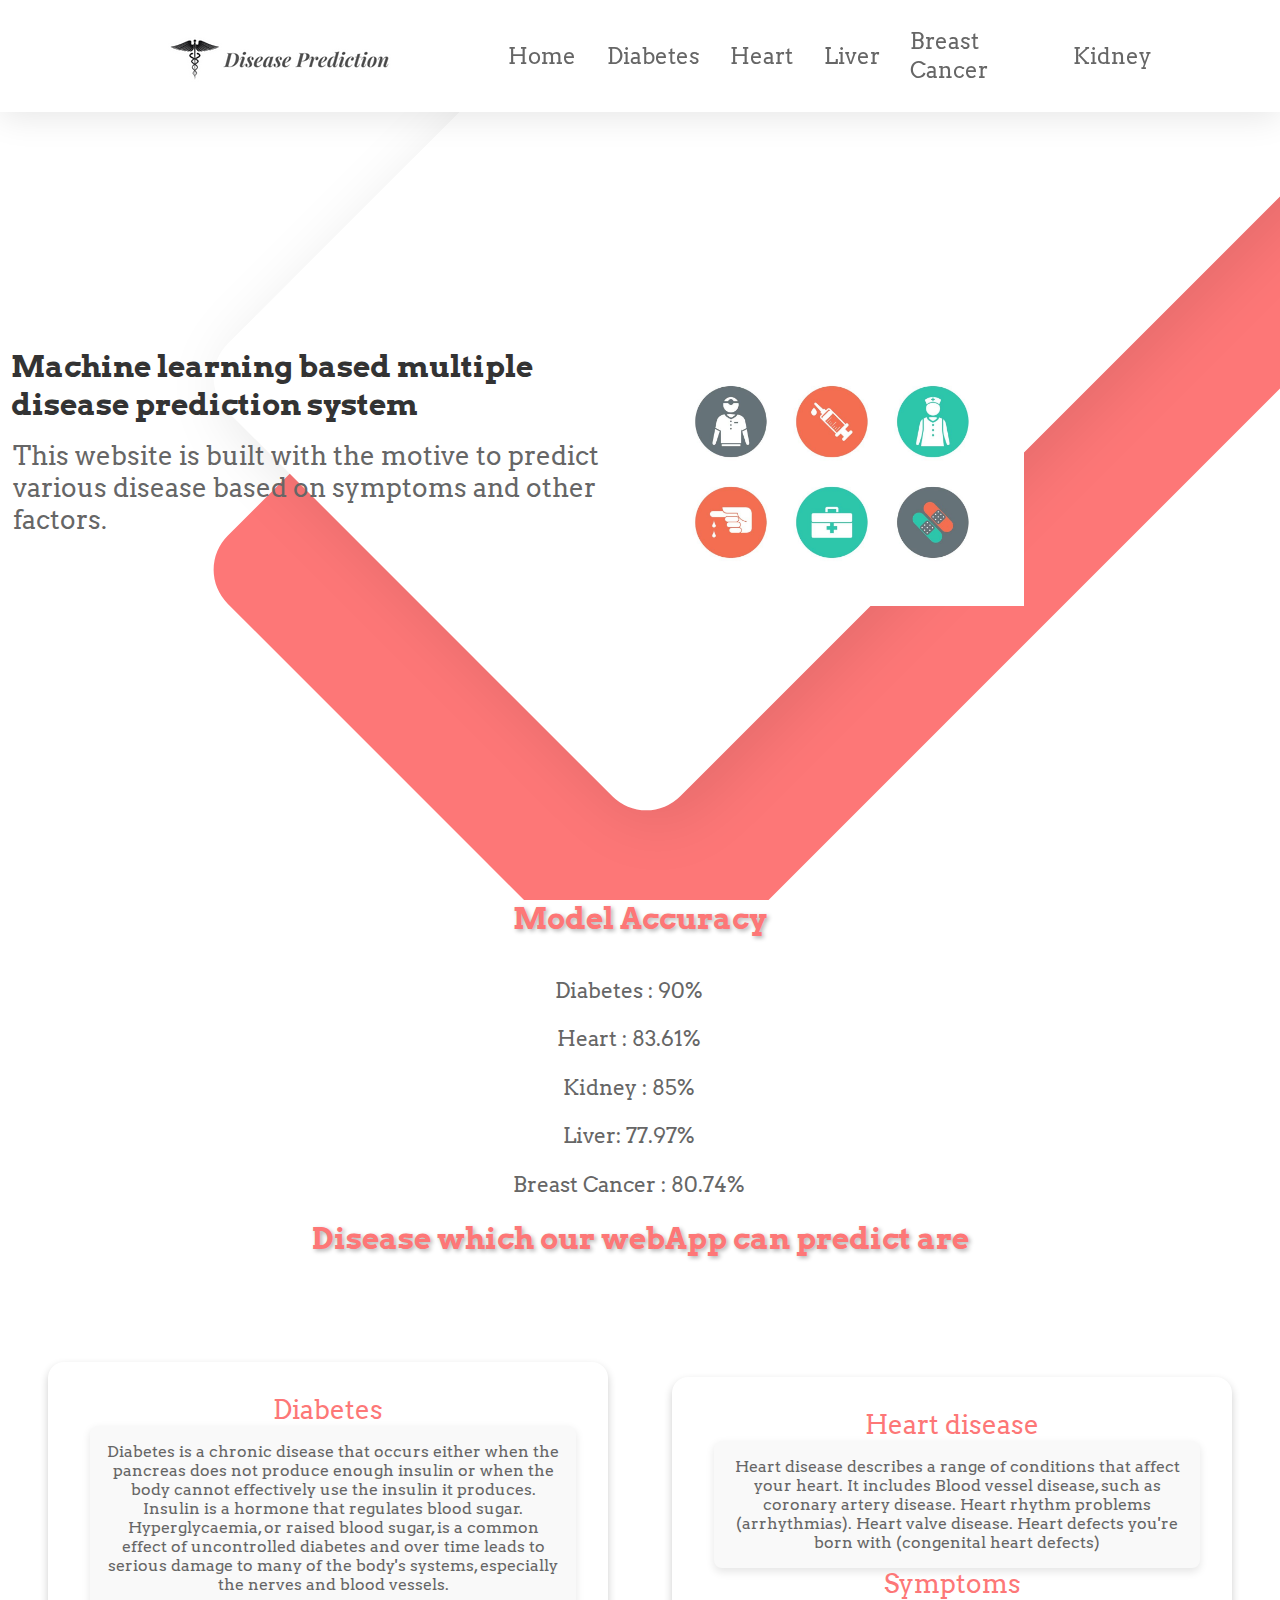
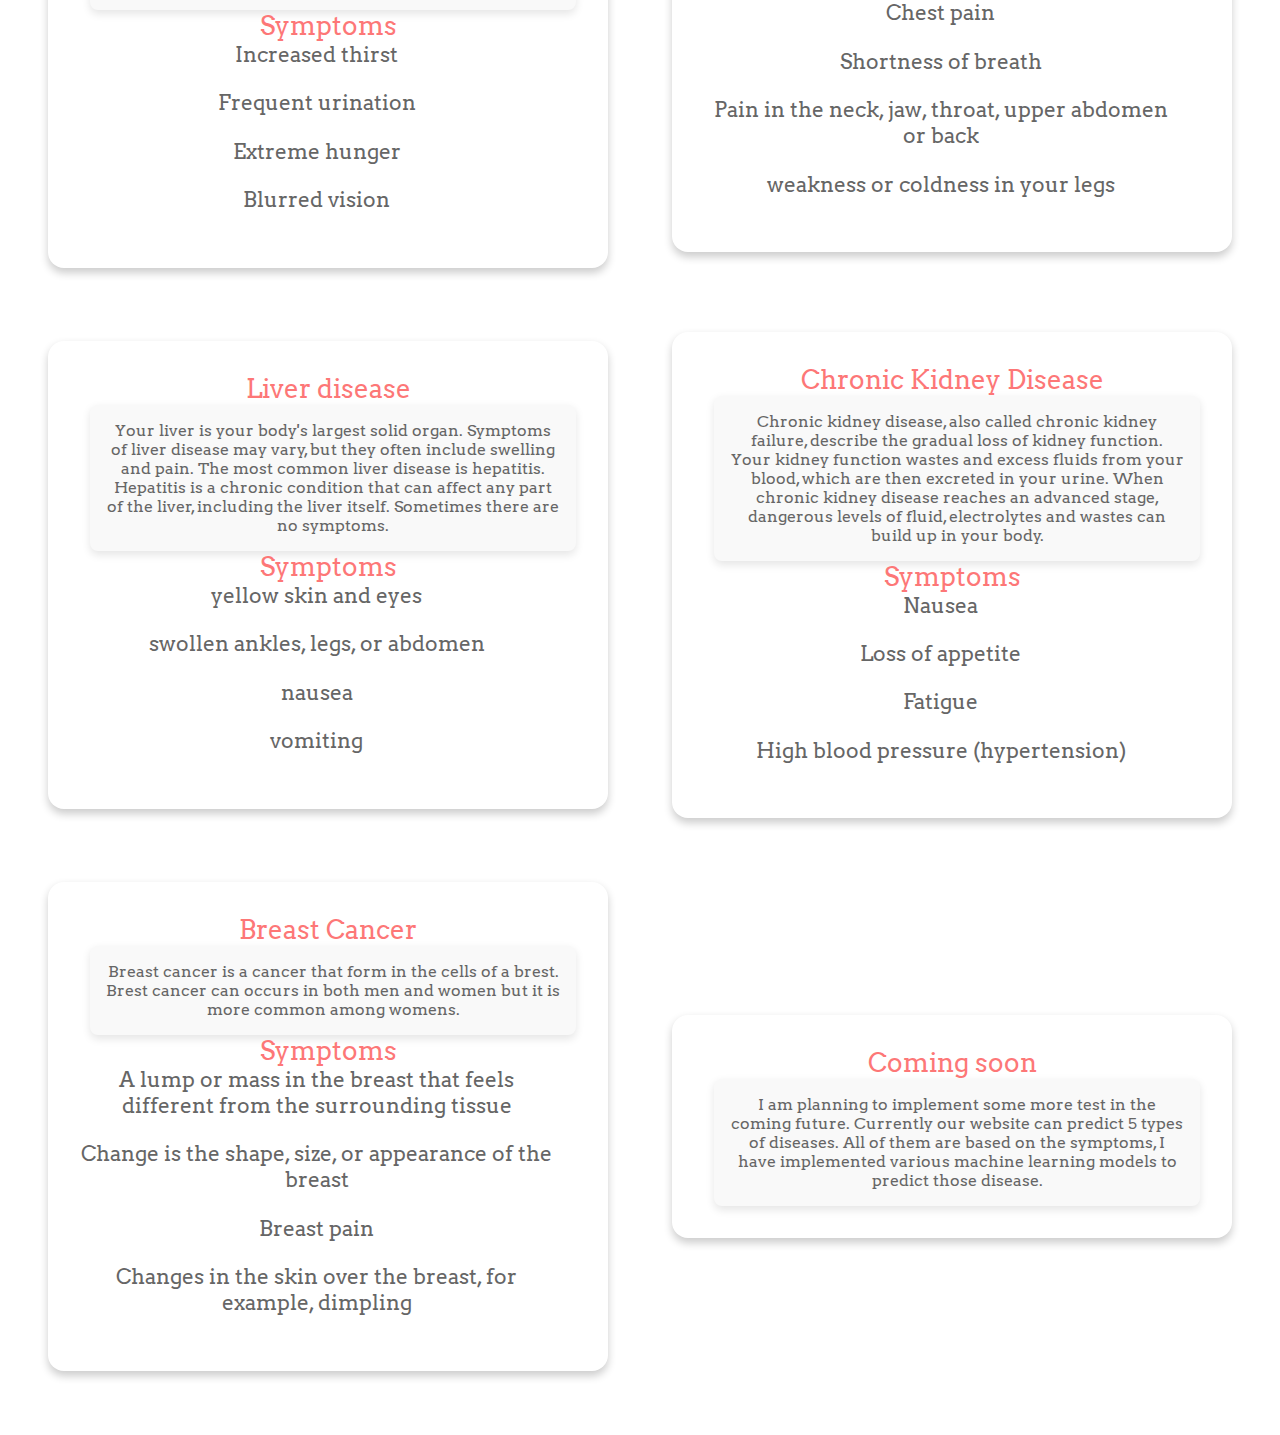
<file: index.html>
<!DOCTYPE html>
<html lang="en">

<head>
    <meta charset="UTF-8">
    <meta http-equiv="X-UA-Compatible" content="IE=edge">
    <meta name="viewport" content="width=device-width, initial-scale=1.0">
    <title>Multiple Disease Prediction</title>
    <!-- Jquery CDN -->
    <script src="https://code.jquery.com/jquery-2.2.4.js"
     integrity="sha256-iT6Q9iMJYuQiMWNd9lDyBUStIq/8PuOW33aOqmvFpqI=" crossorigin="anonymous"></script>
     
     <!-- Font Awesome Link -->
     <link rel="stylesheet" href="https://cdnjs.cloudflare.com/ajax/libs/font-awesome/5.15.2/css/all.min.css">
    <link rel="stylesheet" href="https://maxcdn.bootstrapcdn.com/font-awesome/4.5.0/css/font-awesome.min.css">
    <!-- css -->
    <link rel="stylesheet" href="style.css">
    <!-- logo -->
    <link rel="icon" href="logo.png">


</head>

<body>
    <!-- === Header start === -->
    <header>
        <a href="index" class="logo"><img src="logo.png" alt="Logo" title="Logo"></a>
        <div id="menu-bar" class="fas fa-hamburger"></div>
        <nav class="navbar">
            <ul>
                <li><a href="index.html">Home</a></li>
                <li><a href="diabetes.html">Diabetes</a></li>
                <li><a href="heart.html">Heart</a></li>
                <li><a href="liver.html">Liver</a></li>
                <li><a href="cancer.html">Breast Cancer</a></li>
                <li><a href="kidney.html">Kidney</a></li>
            </ul>
        </nav>
    </header>
    <!-- === Header End === -->

    <!-- === Home Start -->
    <section class="home" id="home">
        <div class="content">
            <h3>Machine learning based multiple disease prediction system</h3>
            <p>This website is built with the motive to predict various
                disease based on symptoms and other factors.
            </p>
        </div>
        <div class="image"><img src="home-image.jpeg" alt=""></div>
    </section>
    <section class="about">
        <div class="content_about">
            <h3>Model Accuracy</h3>
            <ul>
                <li>Diabetes : 90%</li>
                <li>Heart : 83.61%</li>
                <li>Kidney : 85%</li>
                <li>Liver: 77.97%</li>
                <li>Breast Cancer : 80.74%</li>
              
            </ul>
            <h3>Disease which our webApp can predict are</h3>
            <div class="box-container">
            <div class="box">
                <span class="symptoms">Diabetes</span>
                <p class="description"> Diabetes is a chronic disease that occurs either when the pancreas does not
                    produce enough insulin or when the body cannot effectively use the insulin it produces. Insulin is a
                    hormone that regulates blood sugar. Hyperglycaemia, or raised blood sugar, is a common effect of
                    uncontrolled diabetes and over time leads to
                    serious damage to many of the body's systems, especially the nerves and blood vessels.</p>
                <span class="symptoms">Symptoms</span>
                <ul class="list-symptons">
                    <li>Increased thirst</li>
                    <li>Frequent urination</li>
                    <li>Extreme hunger</li>
                    <li>Blurred vision</li>
                </ul>
            </div> 

            <div class="box">
                <span class="symptoms">Heart disease</span>
                <p class="description">Heart disease describes a range of conditions that affect your heart. It includes Blood vessel disease, such as coronary artery disease.
                    Heart rhythm problems (arrhythmias). Heart valve disease. Heart defects you're born with (congenital heart defects)</p>
                <span class="symptoms">Symptoms</span>
                <ul class="list-symptoms">
                    <li>Chest pain</li>
                    <li>Shortness of breath</li>
                    <li>Pain in the neck, jaw, throat, upper abdomen or back</li>
                    <li>weakness or coldness in your legs</li>
                </ul>
            </div>

            <div class="box">
                <span class="symptoms">Liver disease</span>
                <p class="description"> Your liver is your body's largest solid organ. Symptoms of liver disease may vary, but they often include
                    swelling and pain. The most common liver disease is hepatitis. Hepatitis is a chronic condition that can
                     affect any part of the liver, including the liver itself. Sometimes there are no symptoms.
                </p>
                <span class="symptoms">Symptoms</span>
                <ul class="list-symptons">
                    <li>yellow skin and eyes</li>
                    <li>swollen ankles, legs, or abdomen</li>
                    <li>nausea</li>
                    <li>vomiting</li>
                </ul>
            </div>

            <div class="box">
                <span class="symptoms">Chronic Kidney Disease</span>
                <p class="description">Chronic kidney disease, also called chronic kidney failure, describe the gradual loss of kidney function. 
                    Your kidney function wastes and excess fluids from your blood, which are then excreted in your urine. When chronic kidney disease reaches an 
                    advanced stage, dangerous levels of fluid, electrolytes and wastes can build up in your body.
                </p>
                <span class="symptoms">Symptoms</span>
                <ul class="list-symptons">
                    <li>Nausea</li>
                    <li>Loss of appetite</li>
                    <li>Fatigue</li>
                    <li>High blood pressure (hypertension)</li>
                </ul>
            </div>

            <div class="box">
                <span class="symptoms">Breast Cancer</span>
                <p class="description"> Breast cancer is a cancer that form in the cells of a brest. Brest cancer 
                    can occurs in both men and women but it is more common among womens. </p>
                <span class="symptoms">Symptoms</span>
                <ul class="list-symptons">
                    <li>A lump or mass in the breast that feels different from the surrounding tissue</li>
                    <li>Change is the shape, size, or appearance of the breast</li>
                    <li>Breast pain</li>
                    <li>Changes in the skin over the breast, for example, dimpling</li>
                </ul>
            </div>

            <div class="box">
                <span class="symptoms">Coming soon</span>
                <p class="description">I am planning to implement some more test in the coming future. Currently our website can 
                    predict 5 types of diseases. All of them are based on the symptoms, I have implemented various machine learning models to predict those disease. 
                </p>
            </div>

        </div>
        </div>
    </section>

    
<!-- Jquery Link -->
<script src="main.js"></script>

</body>

</html>
</file>
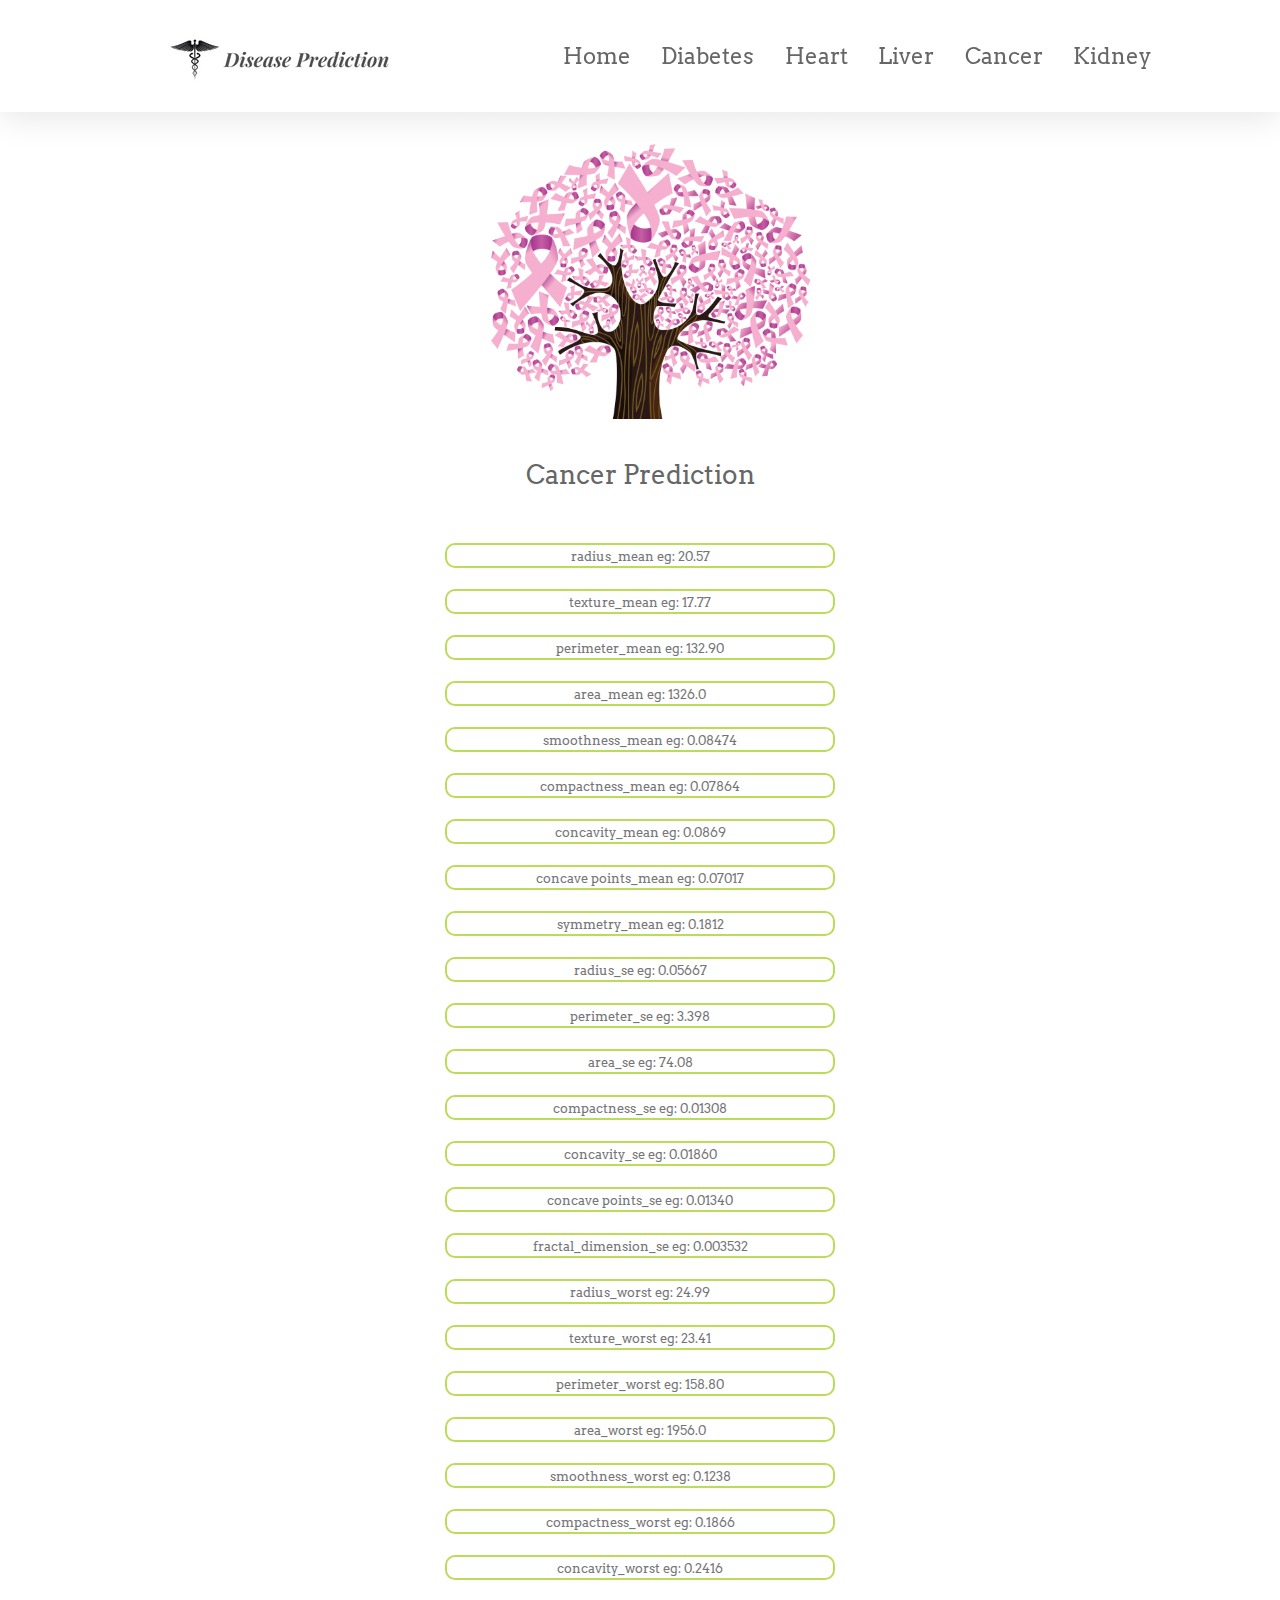
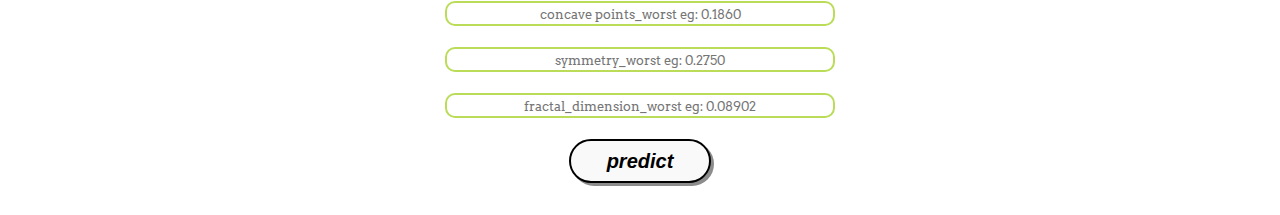
<file: cancer.html>
<!DOCTYPE html>
<html lang="en">
<head>
    <meta charset="UTF-8">
    <meta http-equiv="X-UA-Compatible" content="IE=edge">
    <meta name="viewport" content="width=device-width, initial-scale=1.0">
    <title>cancer prediction</title>
    <!-- Jquery CDN -->
    <script src="https://code.jquery.com/jquery-2.2.4.js"
     integrity="sha256-iT6Q9iMJYuQiMWNd9lDyBUStIq/8PuOW33aOqmvFpqI=" crossorigin="anonymous"></script>
     
     <!-- Font Awesome Link -->
     <link rel="stylesheet" href="https://cdnjs.cloudflare.com/ajax/libs/font-awesome/5.15.2/css/all.min.css">
    <link rel="stylesheet" href="https://maxcdn.bootstrapcdn.com/font-awesome/4.5.0/css/font-awesome.min.css">
    <!-- Link css -->
    <link rel="stylesheet" href="style.css">
    <!-- logo -->
    <link rel="icon" href="cancer.png">
</head>
<body>
     <!-- === Header start === -->
     <header>
        <a href="index.html" class="logo"><img src="logo.png" alt="Logo" title="Logo"></a>
        <div id="menu-bar" class="fas fa-hamburger"></div>
        <nav class="navbar">
            <ul>
                <li><a href="index.html">Home</a></li>
                <li><a href="diabetes.html">Diabetes</a></li>
                <li><a href="heart.html">Heart</a></li>
                <li><a href="liver.html">Liver</a></li>
                <li><a href="cancer.html">Cancer</a></li>
                <li><a href="kidney.html">Kidney</a></li>

            </ul>
        </nav>
    </header>
    <!-- === Header End === -->
    <!-- ==== Home Image ==== -->
   <img class="image2" src="cancer.png" alt="diabetes">
   <span class="title">Cancer Prediction</span>

   <div class="card">
    <form action="predict.html" method="POST">
        <input class="form-input" type="text" name="radius_mean" placeholder="radius_mean eg: 20.57" required><br>
        <input class="form-input" type="text" name="texture_mean" placeholder="texture_mean eg: 17.77" required><br>
        <input class="form-input" type="text" name="perimeter_mean" placeholder="perimeter_mean eg: 132.90" required><br>
        <input class="form-input" type="text" name="area_mean" placeholder="area_mean eg: 1326.0" required><br>
        <input class="form-input" type="text" name="smoothness_mean" placeholder="smoothness_mean eg: 0.08474" required><br>
        <input class="form-input" type="text" name="compactness_mean" placeholder="compactness_mean eg: 0.07864" required><br>
        <input class="form-input" type="text" name="concavity_mean" placeholder="concavity_mean eg: 0.0869" required><br>
        <input class="form-input" type="text" name="concave points_mean" placeholder="concave points_mean eg: 0.07017" required><br>
        <input class="form-input" type="text" name="symmetry_mean" placeholder="symmetry_mean eg: 0.1812" required><br>
        <input class="form-input" type="text" name="radius_se" placeholder="radius_se eg: 0.05667" required><br>
        <input class="form-input" type="text" name="perimeter_se" placeholder="perimeter_se eg: 3.398" required><br>
        <input class="form-input" type="text" name="area_se" placeholder="area_se eg: 74.08" required><br>
        <input class="form-input" type="text" name="compactness_se" placeholder="compactness_se eg: 0.01308" required><br>
        <input class="form-input" type="text" name="concavity_se" placeholder="concavity_se eg: 0.01860" required><br>
        <input class="form-input" type="text" name="concave points_se" placeholder="concave points_se eg: 0.01340" required><br>
        <input class="form-input" type="text" name="fractal_dimension_se" placeholder="fractal_dimension_se eg: 0.003532" required><br>
        <input class="form-input" type="text" name="radius_worst" placeholder="radius_worst eg: 24.99" required><br>
        <input class="form-input" type="text" name="texture_worst" placeholder="texture_worst eg: 23.41" required><br>
        <input class="form-input" type="text" name="perimeter_worst" placeholder="perimeter_worst eg: 158.80" required><br>
        <input class="form-input" type="text" name="area_worst" placeholder="area_worst eg: 1956.0" required><br>
        <input class="form-input" type="text" name="smoothness_worst" placeholder="smoothness_worst eg: 0.1238" required><br>
        <input class="form-input" type="text" name="compactness_worst" placeholder="compactness_worst eg: 0.1866" required><br>
        <input class="form-input" type="text" name="concavity_worst" placeholder="concavity_worst eg: 0.2416" required><br>
        <input class="form-input" type="text" name="concave points_worst" placeholder="concave points_worst eg: 0.1860" required><br>
        <input class="form-input" type="text" name="symmetry_worst" placeholder="symmetry_worst eg: 0.2750" required><br>
        <input class="form-input" type="text" name="fractal_dimension_worst" placeholder="fractal_dimension_worst eg: 0.08902" required><br>


    <input type="submit" class="my-cta-button" value="predict">
    </form>
</div>






    <!-- Jquery Link -->
    <script src="main.js"></script>

</body>
</html>
</file>
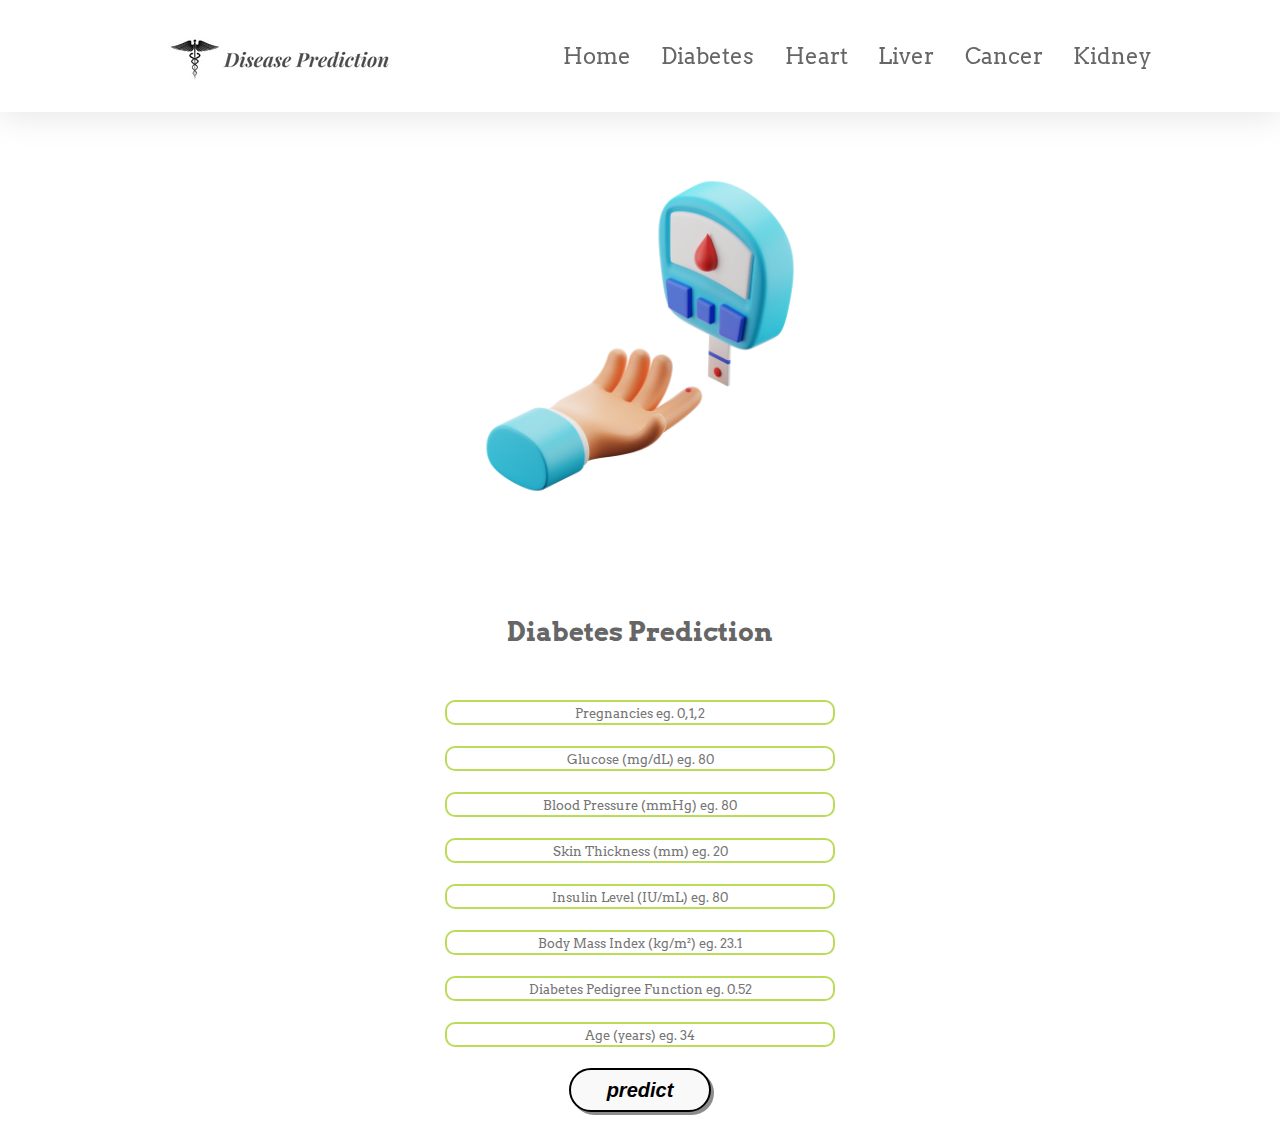
<file: diabetes.html>
<!DOCTYPE html>
<html lang="en">
<head>
    <meta charset="UTF-8">
    <meta http-equiv="X-UA-Compatible" content="IE=edge">
    <meta name="viewport" content="width=device-width, initial-scale=1.0">
    <title>diabetes prediction</title>
    <!-- Jquery CDN -->
    <script src="https://code.jquery.com/jquery-2.2.4.js"
     integrity="sha256-iT6Q9iMJYuQiMWNd9lDyBUStIq/8PuOW33aOqmvFpqI=" crossorigin="anonymous"></script>
     
     <!-- Font Awesome Link -->
     <link rel="stylesheet" href="https://cdnjs.cloudflare.com/ajax/libs/font-awesome/5.15.2/css/all.min.css">
    <link rel="stylesheet" href="https://maxcdn.bootstrapcdn.com/font-awesome/4.5.0/css/font-awesome.min.css">
    <!-- Link css -->
    <link rel="stylesheet" href="style.css">
    <!-- logo -->
    <link rel="icon" href="diabetes.jpg">
</head>
<body>
     <!-- === Header start === -->
     <header>
        <a href="index" class="logo"><img src="logo.png" alt="Logo" title="Logo"></a>
        <div id="menu-bar" class="fas fa-hamburger"></div>
        <nav class="navbar">
            <ul>
                <li><a href="index.html">Home</a></li>
                <li><a href="diabetes.html">Diabetes</a></li>
                <li><a href="heart.html">Heart</a></li>
                <li><a href="liver.html">Liver</a></li>
                <li><a href="cancer.html">Cancer</a></li>
                <li><a href="kidney.html">Kidney</a></li>

            </ul>
        </nav>
    </header>
    <!-- === Header End === -->

    <!-- ==== Home Image ==== -->
    <img class="image2" src="diabetes.png" alt="diabetes">
    <h3 class="title">Diabetes Prediction</h3>

    <div class="card">
        <form action="predict.html" method="POST">
            <input class="form-input" type="text" name="pregnancies" placeholder="Pregnancies eg. 0,1,2" required><br>
            <input class="form-input" type="text" name="glucose" placeholder="Glucose (mg/dL) eg. 80" required><br>
            <input class="form-input" type="text" name="bloodpressure" placeholder="Blood Pressure (mmHg) eg. 80" required><br>
            <input class="form-input" type="text" name="skinthickness" placeholder="Skin Thickness (mm) eg. 20" required><br>
            <input class="form-input" type="text" name="insulin" placeholder="Insulin Level (IU/mL) eg. 80" required><br>
            <input class="form-input" type="text" name="bmi" placeholder="Body Mass Index (kg/m²) eg. 23.1" required><br>
            <input class="form-input" type="text" name="dpf" placeholder="Diabetes Pedigree Function eg. 0.52" required><br>
            <input class="form-input" type="text" name="age" placeholder="Age (years) eg. 34" required><br>

        <input type="submit" class="my-cta-button" value="predict">
        </form>
    </div>



    <!-- Jquery Link -->
    <script src="main.js"></script>
</body>
</html>
</file>
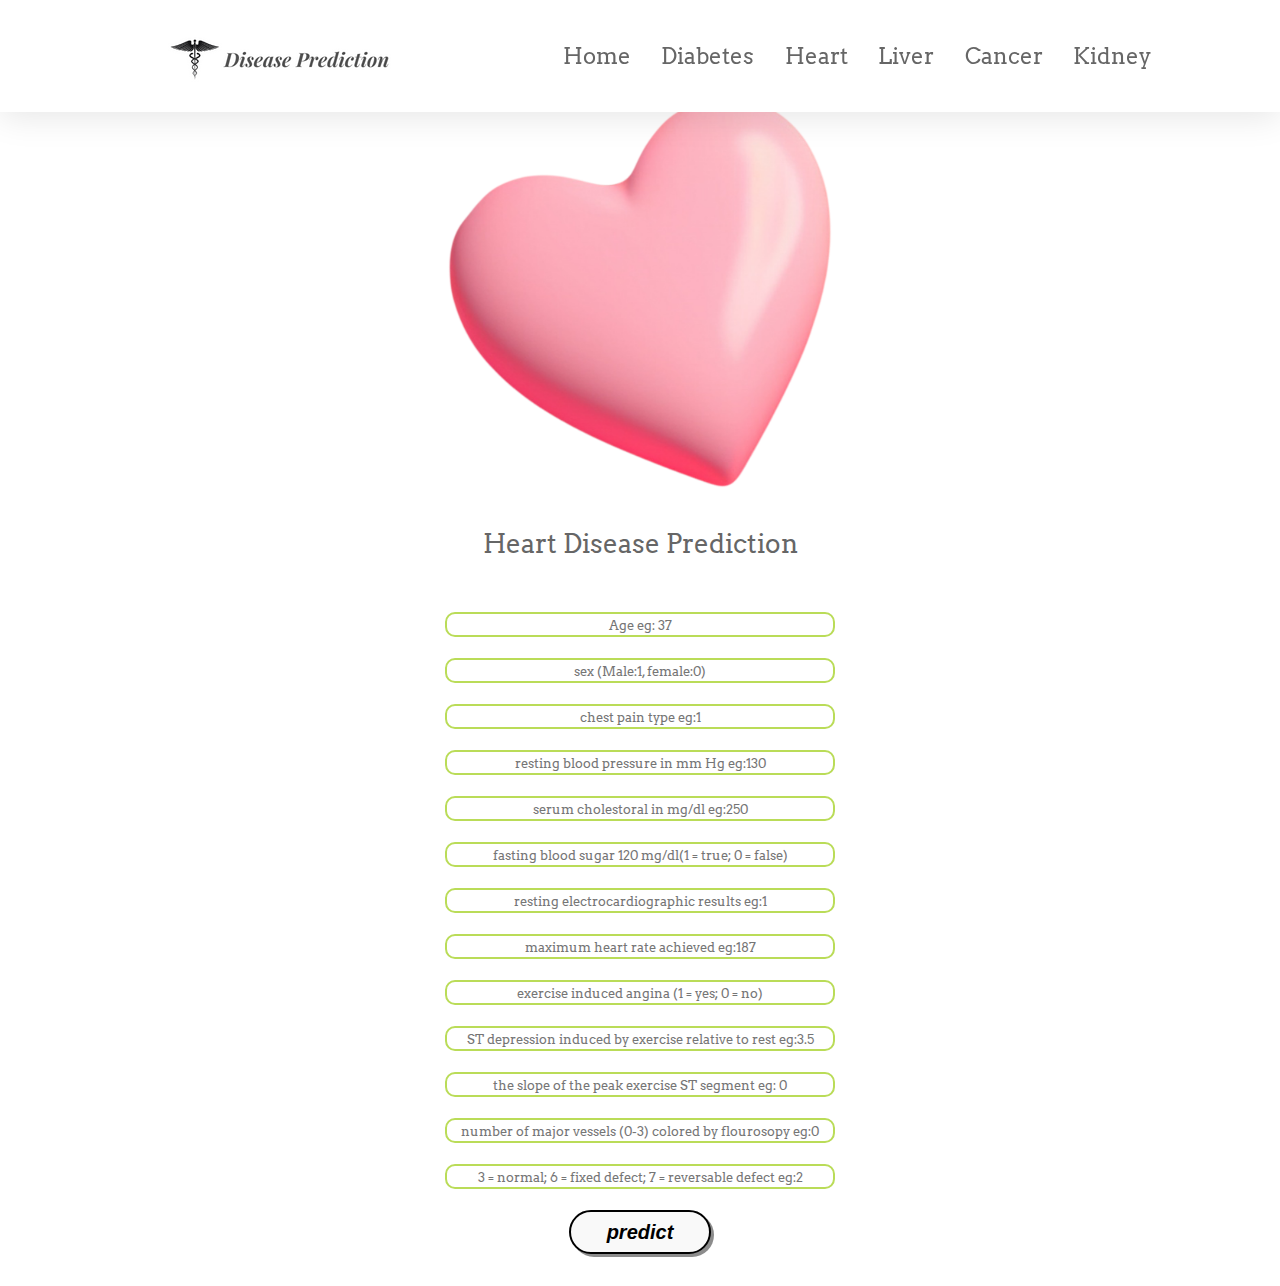
<file: heart.html>
<!DOCTYPE html>
<html lang="en">
<head>
    <meta charset="UTF-8">
    <meta http-equiv="X-UA-Compatible" content="IE=edge">
    <meta name="viewport" content="width=device-width, initial-scale=1.0">
    <title>heart disease prediction</title>
    <!-- Jquery CDN -->
    <script src="https://code.jquery.com/jquery-2.2.4.js"
     integrity="sha256-iT6Q9iMJYuQiMWNd9lDyBUStIq/8PuOW33aOqmvFpqI=" crossorigin="anonymous"></script>
     
     <!-- Font Awesome Link -->
     <link rel="stylesheet" href="https://cdnjs.cloudflare.com/ajax/libs/font-awesome/5.15.2/css/all.min.css">
    <link rel="stylesheet" href="https://maxcdn.bootstrapcdn.com/font-awesome/4.5.0/css/font-awesome.min.css">
    <!-- Link css -->
    <link rel="stylesheet" href="style.css">
    <!-- logo -->
    <link rel="icon" href="heart.jpeg">


</head>
<body>
     <!-- === Header start === -->
     <header>
        <a href="index" class="logo"><img src="logo.png" alt="Logo" title="Logo"></a>
        <div id="menu-bar" class="fas fa-hamburger"></div>
        <nav class="navbar">
            <ul>
                <li><a href="index.html">Home</a></li>
                <li><a href="diabetes.html">Diabetes</a></li>
                <li><a href="heart.html">Heart</a></li>
                <li><a href="liver.html">Liver</a></li>
                <li><a href="cancer.html">Cancer</a></li>
                <li><a href="kidney.html">Kidney</a></li>

            </ul>
        </nav>
    </header>
    <!-- === Header End === -->
    <!-- ==== Home Image ==== -->
    <img class="image2" src="heart.png" alt="diabetes">
    <span class="title">Heart Disease Prediction</span>

    <div class="card">
        <form action="predict.html" method="POST">
            <input class="form-input" type="text" name="age" placeholder="Age eg: 37" required><br>
            <input class="form-input" type="text" name="sex" placeholder="sex (Male:1, female:0)" required><br>
            <input class="form-input" type="text" name="cp" placeholder="chest pain type eg:1" required><br>
            <input class="form-input" type="text" name="trestbps" placeholder="resting blood pressure in mm Hg eg:130" required><br>
            <input class="form-input" type="text" name="chol" placeholder="serum cholestoral in mg/dl eg:250" required><br>
            <input class="form-input" type="text" name="fbs" placeholder="fasting blood sugar 120 mg/dl(1 = true; 0 = false)" required><br>
            <input class="form-input" type="text" name="restecg" placeholder="resting electrocardiographic results eg:1" required><br>
            <input class="form-input" type="text" name="thalach" placeholder="maximum heart rate achieved eg:187" required><br>
            <input class="form-input" type="text" name="exang" placeholder="exercise induced angina (1 = yes; 0 = no)" required><br>
            <input class="form-input" type="text" name="oldpeak" placeholder="ST depression induced by exercise relative to rest eg:3.5" required><br>
            <input class="form-input" type="text" name="slope" placeholder="the slope of the peak exercise ST segment eg: 0" required><br>
            <input class="form-input" type="text" name="ca" placeholder="number of major vessels (0-3) colored by flourosopy eg:0" required><br>
            <input class="form-input" type="text" name="thal" placeholder="3 = normal; 6 = fixed defect; 7 = reversable defect eg:2" required><br>
           
            

        <input type="submit" class="my-cta-button" value="predict">
        </form>
    </div>



    
    <!-- Jquery Link -->
    <script src="main.js"></script>
</body>
</html>
</file>
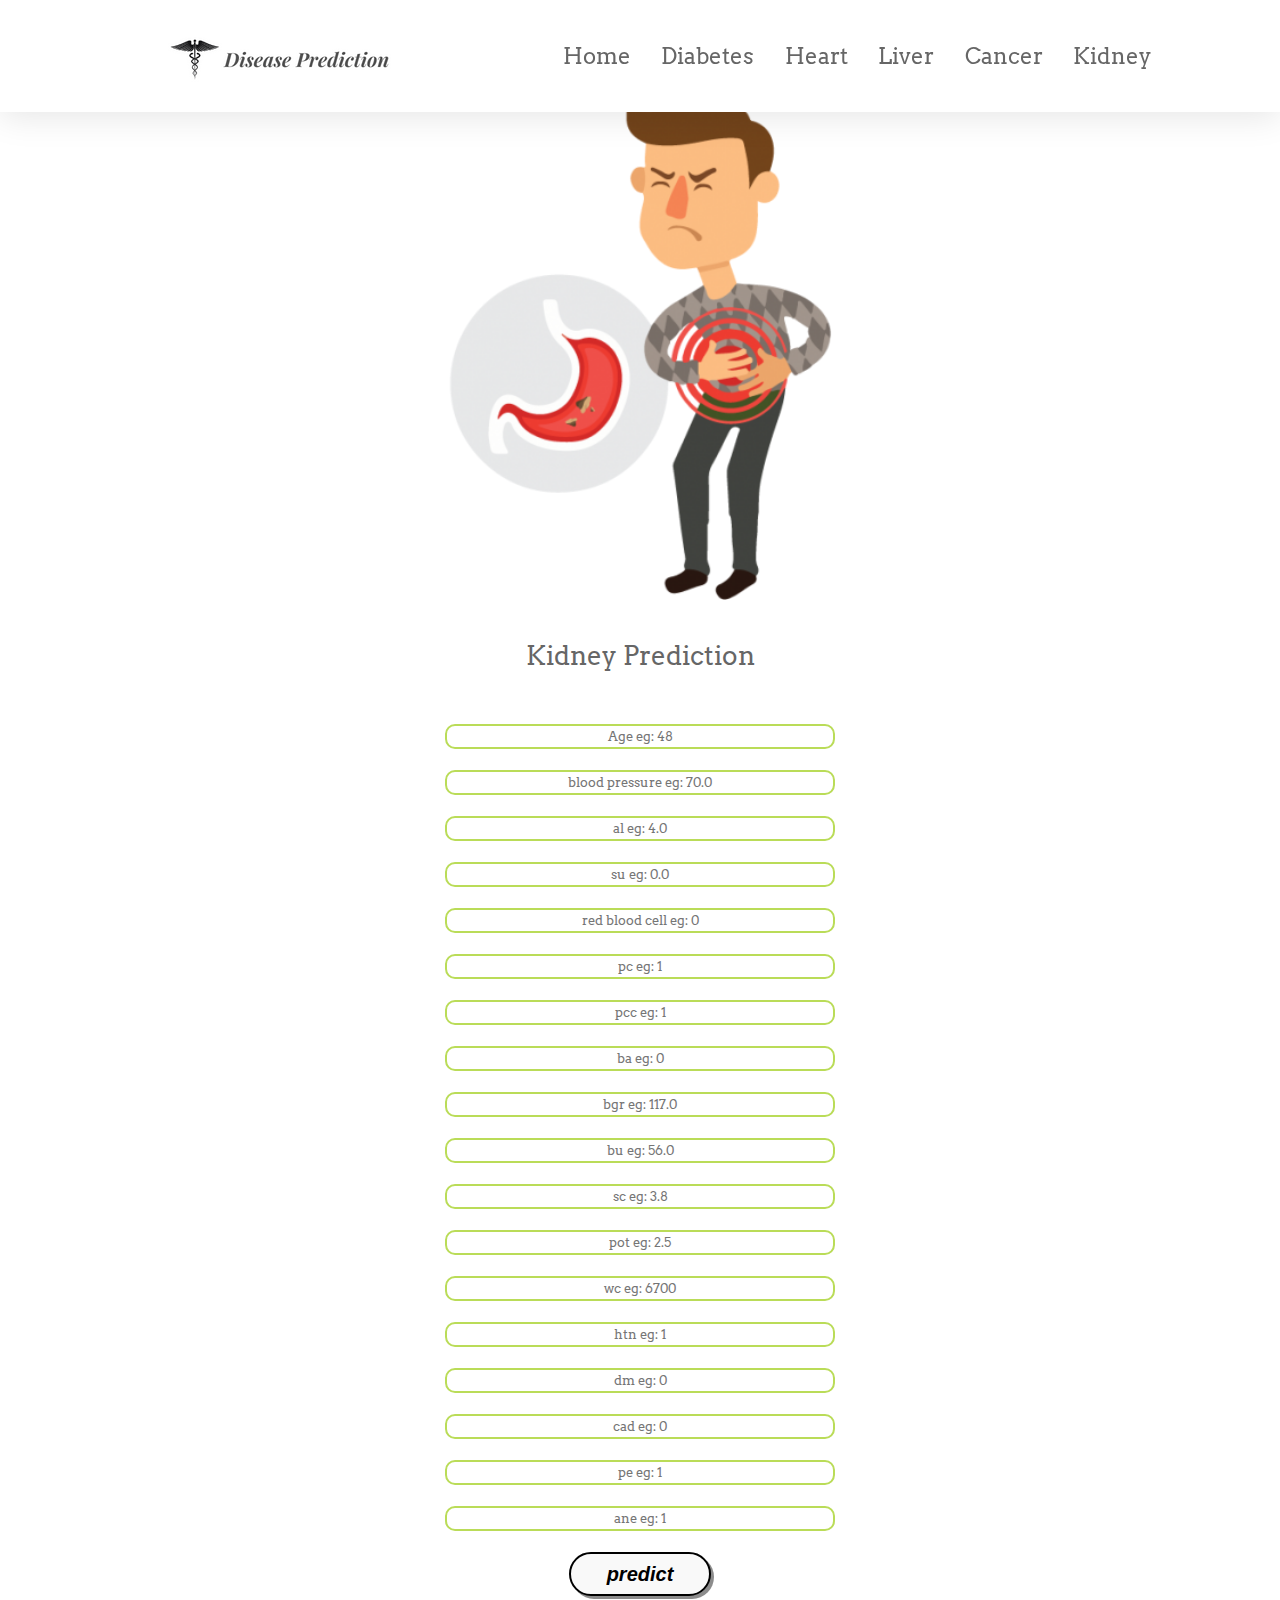
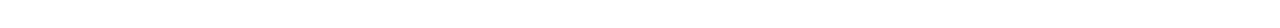
<file: kidney.html>
<!DOCTYPE html>
<html lang="en">
<head>
    <meta charset="UTF-8">
    <meta http-equiv="X-UA-Compatible" content="IE=edge">
    <meta name="viewport" content="width=device-width, initial-scale=1.0">
    <title>kidney disease prediction</title>
    <!-- Jquery CDN -->
    <script src="https://code.jquery.com/jquery-2.2.4.js"
     integrity="sha256-iT6Q9iMJYuQiMWNd9lDyBUStIq/8PuOW33aOqmvFpqI=" crossorigin="anonymous"></script>
     
     <!-- Font Awesome Link -->
     <link rel="stylesheet" href="https://cdnjs.cloudflare.com/ajax/libs/font-awesome/5.15.2/css/all.min.css">
    <link rel="stylesheet" href="https://maxcdn.bootstrapcdn.com/font-awesome/4.5.0/css/font-awesome.min.css">
    <!-- Link css -->
    <link rel="stylesheet" href="style.css">
    <!-- logo -->
    <link rel="icon" href="kidney.jpg">
</head>
<body>
     <!-- === Header start === -->
     <header>
        <a href="index" class="logo"><img src="logo.png" alt="Logo" title="Logo"></a>
        <div id="menu-bar" class="fas fa-hamburger"></div>
        <nav class="navbar">
            <ul>
                <li><a href="index.html">Home</a></li>
                <li><a href="diabetes.html">Diabetes</a></li>
                <li><a href="heart.html">Heart</a></li>
                <li><a href="liver.html">Liver</a></li>
                <li><a href="cancer.html">Cancer</a></li>
                <li><a href="kidney.html">Kidney</a></li>
            </ul>
        </nav>
    </header>
    <!-- === Header End === -->
    <!-- ==== Home Image ==== -->
    <img class="image2" src="kidney.png" alt="diabetes">
    <span class="title">Kidney Prediction</span>

    <div class="card">
        <form action="predict.html" method="POST">
            <input class="form-input" type="text" name="age" placeholder="Age eg: 48" required><br>
            <input class="form-input" type="text" name="bp" placeholder="blood pressure eg: 70.0" required><br>
            <input class="form-input" type="text" name="al" placeholder="al eg: 4.0" required><br>
            <input class="form-input" type="text" name="su" placeholder="su eg: 0.0" required><br>
            <input class="form-input" type="text" name="rbc" placeholder="red blood cell eg: 0" required><br>
            <input class="form-input" type="text" name="pc" placeholder="pc eg: 1" required><br>
            <input class="form-input" type="text" name="pcc" placeholder="pcc eg: 1" required><br>
            <input class="form-input" type="text" name="ba" placeholder="ba eg: 0" required><br>
            <input class="form-input" type="text" name="bgr" placeholder="bgr eg: 117.0" required><br>
            <input class="form-input" type="text" name="bu" placeholder="bu eg: 56.0" required><br>
            <input class="form-input" type="text" name="sc" placeholder="sc eg: 3.8" required><br>
            <input class="form-input" type="text" name="pot" placeholder="pot eg: 2.5" required><br>
            <input class="form-input" type="text" name="wc" placeholder="wc eg: 6700" required><br>
            <input class="form-input" type="text" name="htn" placeholder="htn eg: 1" required><br>
            <input class="form-input" type="text" name="dm" placeholder="dm eg: 0" required><br>
            <input class="form-input" type="text" name="cad" placeholder="cad eg: 0" required><br>
            <input class="form-input" type="text" name="pe" placeholder="pe eg: 1" required><br>
            <input class="form-input" type="text" name="ane" placeholder="ane eg: 1" required><br>
           
            

        <input type="submit" class="my-cta-button" value="predict">
        </form>
    </div>




    
    <!-- Jquery Link -->
    <script src="main.js"></script>    
</body>
</html>
</file>
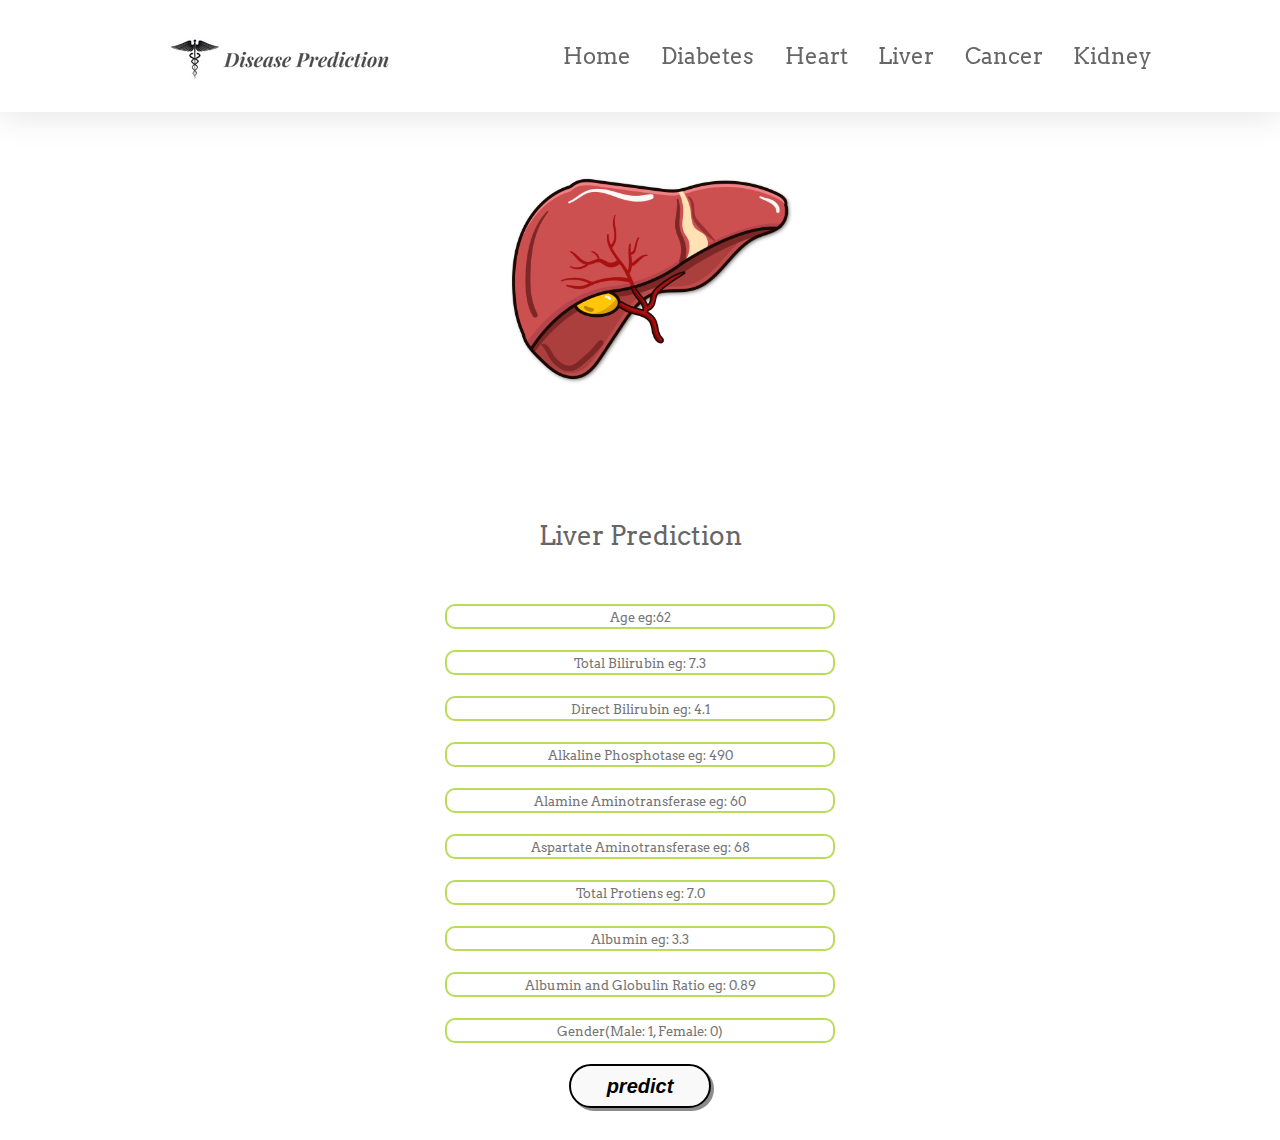
<file: liver.html>
<!DOCTYPE html>
<html lang="en">
<head>
    <meta charset="UTF-8">
    <meta http-equiv="X-UA-Compatible" content="IE=edge">
    <meta name="viewport" content="width=device-width, initial-scale=1.0">
    <title>liver disease prediction</title>
    <!-- Jquery CDN -->
    <script src="https://code.jquery.com/jquery-2.2.4.js"
     integrity="sha256-iT6Q9iMJYuQiMWNd9lDyBUStIq/8PuOW33aOqmvFpqI=" crossorigin="anonymous"></script>
     
     <!-- Font Awesome Link -->
     <link rel="stylesheet" href="https://cdnjs.cloudflare.com/ajax/libs/font-awesome/5.15.2/css/all.min.css">
    <link rel="stylesheet" href="https://maxcdn.bootstrapcdn.com/font-awesome/4.5.0/css/font-awesome.min.css">
    <!-- Link css -->
    <link rel="stylesheet" href="style.css">
    <!-- logo -->
    <link rel="icon" href="liver.jpg">
</head>
<body>
     <!-- === Header start === -->
     <header>
        <a href="index" class="logo"><img src="logo.png" alt="Logo" title="Logo"></a>
        <div id="menu-bar" class="fas fa-hamburger"></div>
        <nav class="navbar">
            <ul>
                <li><a href="index.html">Home</a></li>
                <li><a href="diabetes.html">Diabetes</a></li>
                <li><a href="heart.html">Heart</a></li>
                <li><a href="liver.html">Liver</a></li>
                <li><a href="cancer.html">Cancer</a></li>
                <li><a href="kidney.html">Kidney</a></li>

            </ul>
        </nav>
    </header>
    <!-- === Header End === -->
    <!-- ==== Home Image ==== -->
    <img class="image2" src="liver.png" alt="diabetes">
    <span class="title">Liver Prediction</span>
    <div class="card">
        <form action="predict.html" method="POST">
            <input class="form-input" type="text" name="Age" placeholder="Age eg:62" required><br>
            <input class="form-input" type="text" name="Total_Bilirubin" placeholder="Total Bilirubin eg: 7.3" required><br>
            <input class="form-input" type="text" name="Direct_Bilirubin" placeholder="Direct Bilirubin eg: 4.1" required><br>
            <input class="form-input" type="text" name="Alkaline_Phosphotase" placeholder="Alkaline Phosphotase eg: 490" required><br>
            <input class="form-input" type="text" name="Alamine_Aminotransferase" placeholder="Alamine Aminotransferase eg: 60" required><br>
            <input class="form-input" type="text" name="Aspartate_Aminotransferase" placeholder="Aspartate Aminotransferase eg: 68" required><br>
            <input class="form-input" type="text" name="Total_Protiens" placeholder="Total Protiens eg: 7.0" required><br>
            <input class="form-input" type="text" name="Albumin" placeholder="Albumin eg: 3.3" required><br>
            <input class="form-input" type="text" name="Albumin_and_Globulin_Ratio" placeholder="Albumin and Globulin Ratio eg: 0.89" required><br>
            <input class="form-input" type="text" name="Gender_Male" placeholder="Gender(Male: 1, Female: 0)" required><br>
            
            <input type="submit" class="my-cta-button" value="predict">
        </form>
    </div>


    
    <script src="main.js"></script>
</body>
</html>
</file>
<file: style.css>
/* Fonts */
@import url('https://fonts.googleapis.com/css2?family=Arvo&display=swap');

* {
    font-family: 'Arvo', serif;
    margin: 0;
    padding: 0;
    box-sizing: border-box;
    text-decoration: none;
    outline: none;
    border: none;
    transition: all 0.3s ease-in-out;
    scroll-behavior: smooth;
    list-style: none;
}

:root {
    --red: #fd7777;
    --green: #6ab04c;
    --light-green: #badc58;
    --dark-green: #2e8b57;
}

*::selection {
    background: var(--red);
    color: #fff;
}

header {
    position: fixed;
    top: 0;
    left: 0;
    z-index: 1000;
    width: 100%;
    background: #fff;
    padding: 1.5rem 10%;
    box-shadow: 0 0.3rem 2rem rgba(0, 0, 0, 0.1);
    display: flex;
    align-items: center;
    justify-content: space-between;
}

#menu-bar {
    display: none;
}

header .logo img {
    height: 100%;
}

header .navbar ul {
    display: flex;
    align-items: center;
    justify-content: center;
    list-style: none;
}

header .navbar ul li {
    margin-left: 1.9rem;
}

header .navbar ul li a {
    font-size: 1.4rem;
    color: #666;
    position: relative;
    padding: 0.5rem 0;
}

header .navbar ul li a.active,
header .navbar ul li a:hover {
    color: var(--red);
}

header .navbar ul li a::before {
    content: "";
    position: absolute;
    bottom: 0;
    left: 0;
    width: 0%;
    height: 2px;
    background-color: var(--red);
    transition: width 0.3s ease-in-out;
}

header .navbar ul li a:hover::before {
    width: 100%;
}

.home {
    display: flex;
    align-items: center;
    justify-content: center;
    flex-wrap: wrap;
    position: relative;
    z-index: 0;
    overflow: hidden;
    min-height: 100vh;
}

.home::before,
.home::after {
    content: '';
    position: absolute;
    top: 5rem;
    right: -6rem;
    background: var(--red);
    border-radius: 3rem;
    transform: rotate(-45deg);
    height: 40rem;
    width: 70rem;
    z-index: -2;
    animation: animate 1s linear 1;
}

@keyframes animate {
    0% {
        transform: rotate(45deg) translateY(-40rem) translateX(-10rem);
    }
}

.home::before {
    top: -7rem;
    background: #fff;
    box-shadow: 0 1rem 4rem rgba(0, 0, 0, 0.1);
    z-index: -1;
}

.home .image {
    flex: 1 1 25rem;
}

.home .image img {
    margin-top: 3rem;
    width: 60%;
    animation: fadeIn 2s ease-in-out;
}

@keyframes fadeIn {
    0% {
        opacity: 0;
    }
    100% {
        opacity: 1;
    }
}

.home .content {
    flex: 1 1 25rem;
}

.home .content h3 {
    margin-left: 11px;
    color: #333;
    font-size: 1.9rem;
    animation: slideInLeft 1s ease-in-out;
}

@keyframes slideInLeft {
    0% {
        transform: translateX(-100%);
        opacity: 0;
    }
    100% {
        transform: translateX(0);
        opacity: 1;
    }
}

.home .content p {
    color: #666;
    font-size: 1.6rem;
    padding: 1rem 0.8rem;
    margin-right: 1.4rem;
    animation: slideInRight 1s ease-in-out;
}

@keyframes slideInRight {
    0% {
        transform: translateX(100%);
        opacity: 0;
    }
    100% {
        transform: translateX(0);
        opacity: 1;
    }
}

.about .content_about h3 {
    color: var(--red);
    font-size: 1.9rem;
    text-align: center;
    margin-bottom: 40px;
    text-shadow: 2px 2px 4px rgba(0, 0, 0, 0.3);
}

.about .content_about ul {
    text-align: center;
}

.about .content_about ul li {
    margin-right: 1.4rem;
    margin-bottom: 1.4rem;
    font-size: 1.3rem;
    color: #666;
    transition: color 0.3s ease-in-out;
}

.about .content_about ul li:hover {
    color: var(--dark-green);
}

/* Box Container */
.box-container {
    display: flex;
    align-items: center;
    justify-content: center;
    flex-wrap: wrap;
    padding: 2rem 0;
}

.box {
    background: #fff;
    width: 35rem;
    padding: 2rem;
    margin: 2rem;
    border-radius: 1rem;
    box-shadow: 0 0.3rem 0.5rem rgba(0, 0, 0, 0.2);
    text-align: center;
    transition: all 0.3s ease-in-out;
    position: relative;
    overflow: hidden;
}

.box::before {
    content: '';
    position: absolute;
    top: 0;
    left: 0;
    width: 100%;
    height: 100%;
    background: linear-gradient(to bottom, rgba(0, 0, 0, 0.2), transparent);
    z-index: -1;
    opacity: 0;
    transition: opacity 0.3s ease-in-out;
}

.box:hover::before {
    opacity: 1;
}

.box:hover {
    border: 2px solid var(--light-green);
    transform: scale(1.02);
    box-shadow: 0 1rem 1rem rgba(0, 0, 0, 0.2);
}

.symptoms {
    font-size: 1.6rem;
    color: var(--red);
    text-align: center;
    transition: color 0.3s ease-in-out;
    position: relative;
    padding-bottom: 0.5rem;
}

.symptoms::after {
    content: '';
    position: absolute;
    bottom: 0;
    left: 50%;
    transform: translateX(-50%);
    width: 0;
    height: 2px;
    background-color: var(--light-green);
    transition: width 0.3s ease-in-out;
}

.symptoms:hover {
    color: var(--light-green);
}

.symptoms:hover::after {
    width: 100%;
}

.description {
    color: #666;
    margin-left: 10px;
    padding: 1rem;
    background-color: #f9f9f9;
    border-radius: 0.5rem;
    box-shadow: 0 0.2rem 0.5rem rgba(0, 0, 0, 0.1);
    transition: box-shadow 0.3s ease-in-out;
}

.description:hover {
    box-shadow: 0 0.5rem 1rem rgba(0, 0, 0, 0.2);
}

.footer {
    background-color: var(--red);
    height: 80px;
    display: flex;
    justify-content: center;
    align-items: center;
}

.footer p {
    font-size: 1.6rem;
    color: #333;
    text-align: center;
    padding: 20px;
}

/* ===== Images for multiple page ===== */

.image2 {
    
    background-size: cover;
    object-fit: cover;
    width: 30%;
    display: block;
    margin: 6rem auto 20px auto;
    transition: border-color 0.3s ease-in-out;
}

.image2:hover {
    border-color: var(--green);
}

.title {
    font-size: 1.6rem;
    color: #666;
    text-align: center;
    padding: 20px;
    display: block;
    margin: auto;
}

/* ===== FORMS CODE ===== */

.card {
    display: flex;
    margin: 2rem 0;
    flex: 1 0 auto;
}

form {
    display: block;
    margin: auto;
}

.form-input {
    display: flex;
    text-align: center;
    width: 390px;
    height: 25px;
    margin: auto 0 2px 0;
    border-radius: 10px;
    border: 2px solid var(--light-green);
    padding: 3px;
    transition: 0.25s;
    outline: none;
}

.form-input:hover {
    border: 2px solid var(--red);
    box-shadow: 0 0 5px rgba(0, 0, 0, 0.3);
}

.form-input:focus {
    border: 2px solid var(--dark-green);
    box-shadow: 0 0 5px rgba(0, 0, 0, 0.5);
}

.my-cta-button {
    background: #f9f9f9;
    border: 2px solid #000000;
    border-radius: 1000px;
    box-shadow: 3px 3px #8c8c8c;
    margin-top: 10px;
    padding: 10px 36px;
    color: #000000;
    display: inline-block;
    font: italic bold 20px/1 "Calibri", sans-serif;
    text-align: center;
    display: block;
    margin: auto;
    transition: all 0.3s ease-in-out;
}

.my-cta-button:hover {
    color: var(--dark-green);
    border: 2px solid var(--dark-green);
    box-shadow: 0 5px 15px rgba(0, 0, 0, 0.3);
    transform: translateY(-2px);
}

.my-cta-button:active {
    box-shadow: 0 0;
    transform: translateY(2px);
}

/* ====== Result CSS ======== */
.result_main {
    background-color: var(--light-green);
    padding: 2rem;
}

.result_heading {
    font-size: 2.5rem;
    color: #000;
    text-align: center;
    margin-bottom: 20px;
    margin-top: 20px;
    text-shadow: 2px 2px 4px rgba(0, 0, 0, 0.3);
}

.result_row {
    display: block;
    margin: auto;
    text-align: center;
}

.suffer {
    font-size: 1.6rem;
    color: var(--red);
    animation: shake 0.5s ease-in-out;
}

@keyframes shake {
    0% {
        transform: translateX(0);
    }
    25% {
        transform: translateX(-10px);
    }
    50% {
        transform: translateX(10px);
    }
    75% {
        transform: translateX(-10px);
    }
    100% {
        transform: translateX(0);
    }
}

.not_suffer {
    font-size: 1.6rem;
    color: var(--green);
    animation: bounce 0.5s ease-in-out;
}

@keyframes bounce {
    0% {
        transform: translateY(0);
    }
    50% {
        transform: translateY(-10px);
    }
    100% {
        transform: translateY(0);
    }
}

.return {
    display: block;
    margin: auto;
    text-align: center;
    padding: 50px;
}

/* === Media Query === */
@media (max-width: 991px) {
    html {
        font-size: 60%;
    }

    .home::before,
    .home::after {
        display: none;
    }

    #menu-bar {
        font-size: 2rem;
    }

    .description {
        font-size: 12px;
    }

    .image2 {
        margin-top: 3rem;
        height: 30%;
        width: 60%;
    }
}

@media (max-width: 768px) {
    .logo {
        height: 50px;
        width: 50px;
        margin: 0 auto;
        position: relative;
        right: 17rem;
    }

    header #menu-bar {
        display: block;
    }

    header .navbar {
        position: fixed;
        top: 8rem;
        left: 0;
        width: 100%;
        background: var(--red);
        border-top: 0.2rem solid rgba(0, 0, 0, 0.1);
        transform: scaleY(0);
        transform-origin: top;
        opacity: 0;
        transition: all 0.3s ease-in-out;
    }

    header .navbar.nav-toggle {
        transform: scaleY(1);
        opacity: 1;
    }

    header .navbar ul {
        display: flex;
        flex-flow: column;
        padding: 2rem;
    }

    header .navbar ul li {
        margin: 1.5rem;
        width: 100%;
    }

    header .navbar ul li a {
        display: block;
        color: #fff;
        padding-left: 2rem;
        border-left: 0.2rem solid #fff;
        font-size: 2rem;
    }

    header .navbar ul li a:hover,
    header .navbar ul li a.active {
        color: #333;
        border-color: #333;
    }

    .fa-times {
        transform: rotate(180deg);
    }

    .home .content {
        text-align: center;
        margin-top: 15rem;
    }

    .home .content h3 {
        font-size: 1.6rem;
    }

    .form-input {
        width: 300px;
    }
}
</file>
